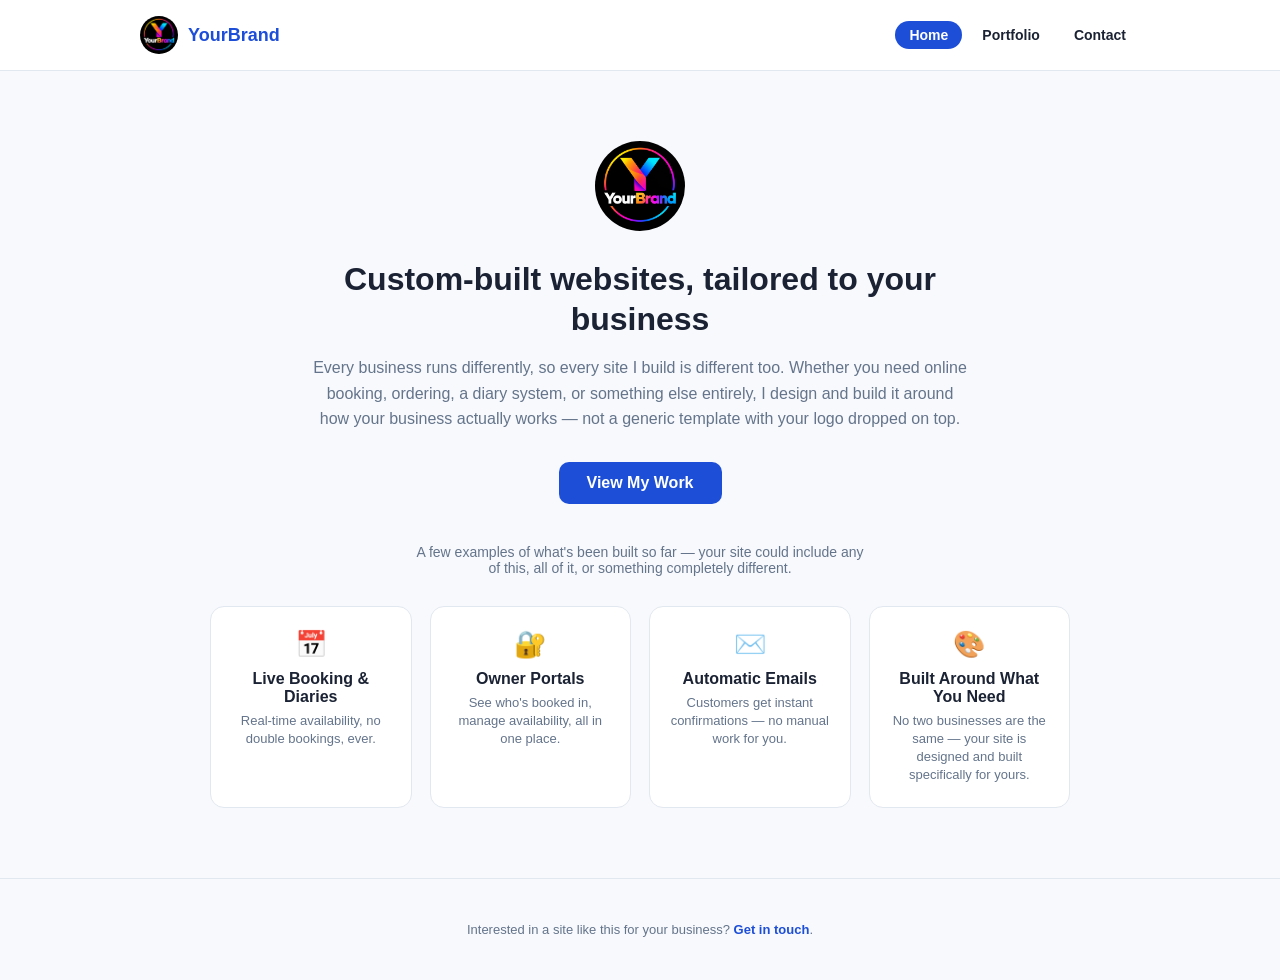
<file: index.html>
<!DOCTYPE html>
<html lang="en">
<head>
<meta charset="UTF-8">
<meta name="viewport" content="width=device-width, initial-scale=1.0">
<title>YourBrand | Websites for Local Businesses</title>
<link rel="icon" type="image/png" href="logo.png">
<link rel="stylesheet" href="styles.css">
</head>
<body>

  <header class="site-header">
    <div class="header-inner">
      <div class="brand">
        <img src="logo.png" alt="YourBrand logo" class="brand-mark">
        <span class="brand-name">YourBrand</span>
      </div>
      <nav class="site-nav">
        <a href="index.html" class="active">Home</a>
        <a href="portfolio.html">Portfolio</a>
        <a href="contact.html">Contact</a>
      </nav>
    </div>
  </header>

  <main class="hero">
    <img src="logo.png" alt="YourBrand" class="hero-logo">
    <h1>Custom-built websites, tailored to your business</h1>
    <p>Every business runs differently, so every site I build is different too. Whether you need online booking, ordering, a diary system, or something else entirely, I design and build it around how your business actually works — not a generic template with your logo dropped on top.</p>
    <a href="portfolio.html" class="cta-btn">View My Work</a>
  </main>

  <p class="features-intro">A few examples of what's been built so far — your site could include any of this, all of it, or something completely different.</p>

  <section class="features">
    <div class="feature-card">
      <div class="feature-icon">📅</div>
      <div class="feature-title">Live Booking &amp; Diaries</div>
      <div class="feature-desc">Real-time availability, no double bookings, ever.</div>
    </div>
    <div class="feature-card">
      <div class="feature-icon">🔐</div>
      <div class="feature-title">Owner Portals</div>
      <div class="feature-desc">See who's booked in, manage availability, all in one place.</div>
    </div>
    <div class="feature-card">
      <div class="feature-icon">✉️</div>
      <div class="feature-title">Automatic Emails</div>
      <div class="feature-desc">Customers get instant confirmations — no manual work for you.</div>
    </div>
    <div class="feature-card">
      <div class="feature-icon">🎨</div>
      <div class="feature-title">Built Around What You Need</div>
      <div class="feature-desc">No two businesses are the same — your site is designed and built specifically for yours.</div>
    </div>
  </section>

  <footer class="site-footer">
    <p>Interested in a site like this for your business? <a href="contact.html">Get in touch</a>.</p>
  </footer>

</body>
</html>
</file>
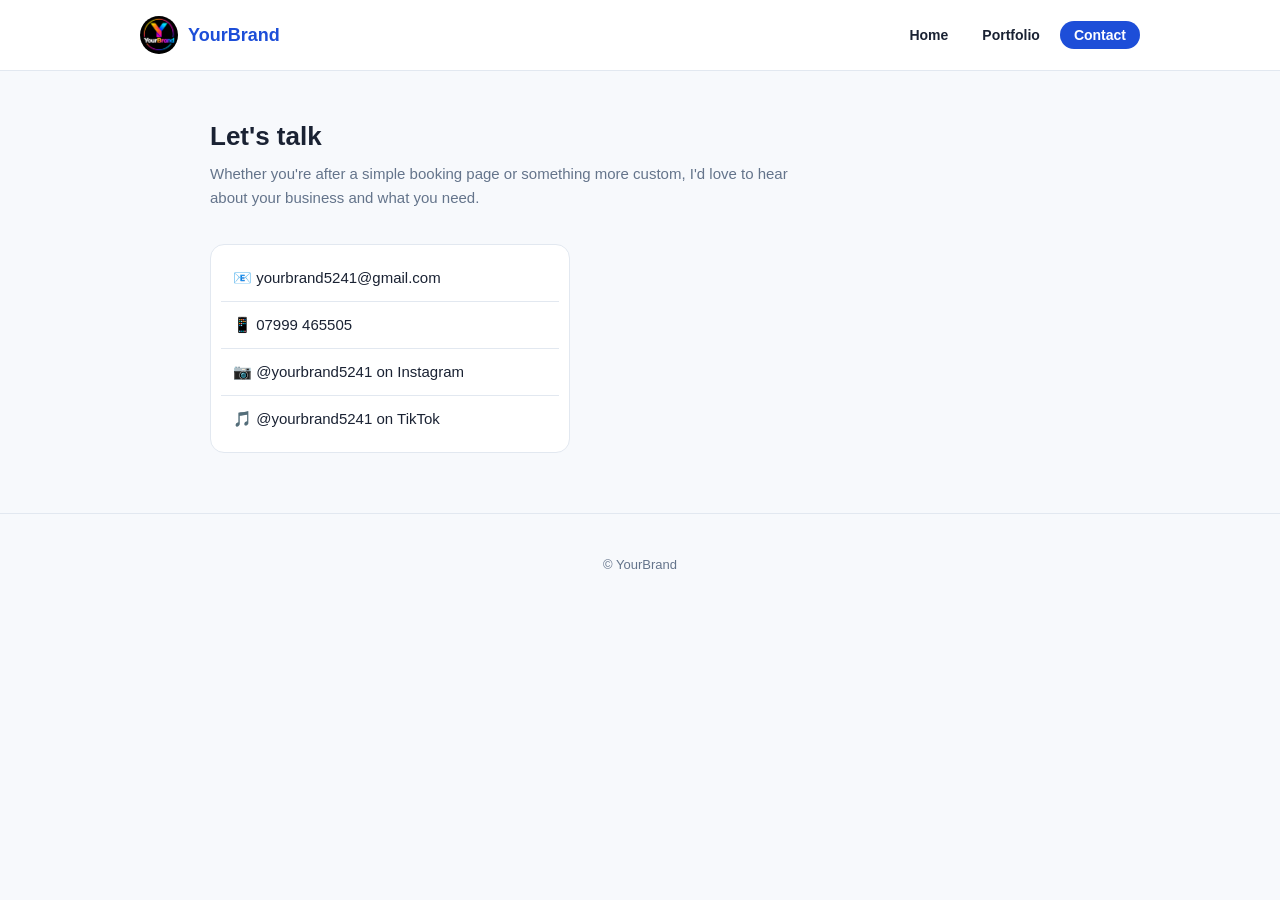
<file: contact.html>
<!DOCTYPE html>
<html lang="en">
<head>
<meta charset="UTF-8">
<meta name="viewport" content="width=device-width, initial-scale=1.0">
<title>YourBrand | Contact</title>
<link rel="icon" type="image/png" href="logo.png">
<link rel="stylesheet" href="styles.css">
</head>
<body>

  <header class="site-header">
    <div class="header-inner">
      <div class="brand">
        <img src="logo.png" alt="YourBrand logo" class="brand-mark">
        <span class="brand-name">YourBrand</span>
      </div>
      <nav class="site-nav">
        <a href="index.html">Home</a>
        <a href="portfolio.html">Portfolio</a>
        <a href="contact.html" class="active">Contact</a>
      </nav>
    </div>
  </header>

  <main class="simple-page">
    <h1 class="page-title">Let's talk</h1>
    <p class="page-intro">Whether you're after a simple booking page or something more custom, I'd love to hear about your business and what you need.</p>

    <div class="contact-card">
      <a href="mailto:yourbrand5241@gmail.com" class="contact-row">📧 yourbrand5241@gmail.com</a>
      <a href="tel:07999465505" class="contact-row">📱 07999 465505</a>
      <a href="https://www.instagram.com/yourbrand5241" class="contact-row" target="_blank" rel="noopener">📷 @yourbrand5241 on Instagram</a>
      <a href="https://www.tiktok.com/@yourbrand5241" class="contact-row" target="_blank" rel="noopener">🎵 @yourbrand5241 on TikTok</a>
    </div>
  </main>

  <footer class="site-footer">
    <p>&copy; YourBrand</p>
  </footer>

</body>
</html>
</file>
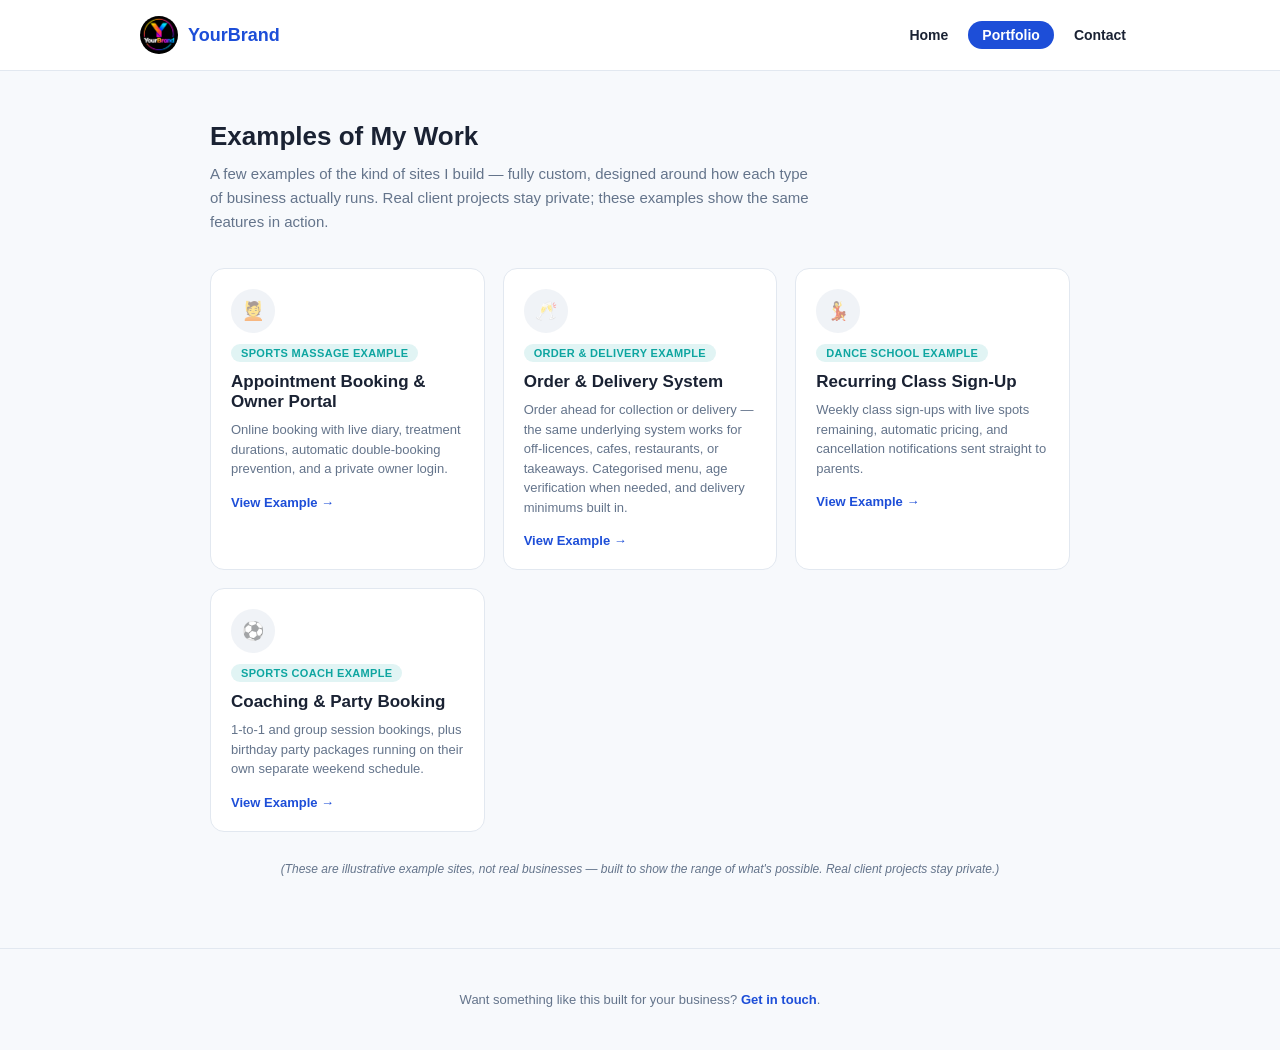
<file: portfolio.html>
<!DOCTYPE html>
<html lang="en">
<head>
<meta charset="UTF-8">
<meta name="viewport" content="width=device-width, initial-scale=1.0">
<title>YourBrand | Portfolio</title>
<link rel="icon" type="image/png" href="logo.png">
<link rel="stylesheet" href="styles.css">
</head>
<body>

  <header class="site-header">
    <div class="header-inner">
      <div class="brand">
        <img src="logo.png" alt="YourBrand logo" class="brand-mark">
        <span class="brand-name">YourBrand</span>
      </div>
      <nav class="site-nav">
        <a href="index.html">Home</a>
        <a href="portfolio.html" class="active">Portfolio</a>
        <a href="contact.html">Contact</a>
      </nav>
    </div>
  </header>

  <main class="simple-page">
    <h1 class="page-title">Examples of My Work</h1>
    <p class="page-intro">A few examples of the kind of sites I build — fully custom, designed around how each type of business actually runs. Real client projects stay private; these examples show the same features in action.</p>

    <div class="portfolio-grid">

      <div class="portfolio-card">
        <div class="portfolio-logo-placeholder">💆</div>
        <div class="portfolio-tag">Sports Massage Example</div>
        <h3>Appointment Booking &amp; Owner Portal</h3>
        <p>Online booking with live diary, treatment durations, automatic double-booking prevention, and a private owner login.</p>
        <a href="https://example-sports-masseuse.netlify.app/" class="portfolio-link" target="_blank" rel="noopener">View Example →</a>
      </div>

      <div class="portfolio-card">
        <div class="portfolio-logo-placeholder">🥂</div>
        <div class="portfolio-tag">Order &amp; Delivery Example</div>
        <h3>Order &amp; Delivery System</h3>
        <p>Order ahead for collection or delivery — the same underlying system works for off-licences, cafes, restaurants, or takeaways. Categorised menu, age verification when needed, and delivery minimums built in.</p>
        <a href="https://example-order-and-delivery.netlify.app/" class="portfolio-link" target="_blank" rel="noopener">View Example →</a>
      </div>

      <div class="portfolio-card">
        <div class="portfolio-logo-placeholder">💃</div>
        <div class="portfolio-tag">Dance School Example</div>
        <h3>Recurring Class Sign-Up</h3>
        <p>Weekly class sign-ups with live spots remaining, automatic pricing, and cancellation notifications sent straight to parents.</p>
        <a href="https://example-dance-school.netlify.app/" class="portfolio-link" target="_blank" rel="noopener">View Example →</a>
      </div>

      <div class="portfolio-card">
        <div class="portfolio-logo-placeholder">⚽</div>
        <div class="portfolio-tag">Sports Coach Example</div>
        <h3>Coaching &amp; Party Booking</h3>
        <p>1-to-1 and group session bookings, plus birthday party packages running on their own separate weekend schedule.</p>
        <a href="https://example-sports-coaching.netlify.app/" class="portfolio-link" target="_blank" rel="noopener">View Example →</a>
      </div>

    </div>

    <p class="page-note">(These are illustrative example sites, not real businesses — built to show the range of what's possible. Real client projects stay private.)</p>
  </main>

  <footer class="site-footer">
    <p>Want something like this built for your business? <a href="contact.html">Get in touch</a>.</p>
  </footer>

</body>
</html>
</file>
<file: styles.css>
:root {
  --brand: #1d4ed8;
  --brand-dark: #1538a8;
  --accent: #0ea5a0;
  --bg: #f7f9fc;
  --card: #ffffff;
  --text: #1a2233;
  --muted: #64748b;
  --border: #e2e8f0;
}

* { box-sizing: border-box; }

body {
  margin: 0;
  font-family: -apple-system, "Segoe UI", Roboto, Helvetica, Arial, sans-serif;
  background: var(--bg);
  color: var(--text);
}

.site-header {
  background: var(--card);
  border-bottom: 1px solid var(--border);
  padding: 16px 20px;
}

.header-inner {
  max-width: 1000px;
  margin: 0 auto;
  display: flex;
  align-items: center;
  justify-content: space-between;
  flex-wrap: wrap;
  gap: 12px;
}

.brand {
  display: flex;
  align-items: center;
  gap: 10px;
}

.brand-mark {
  width: 38px;
  height: 38px;
  border-radius: 50%;
  object-fit: cover;
  background: #000;
}

.brand-name {
  font-size: 18px;
  font-weight: 700;
  color: var(--brand);
}

.site-nav {
  display: flex;
  gap: 6px;
}

.site-nav a {
  color: var(--text);
  text-decoration: none;
  font-size: 14px;
  font-weight: 600;
  padding: 6px 14px;
  border-radius: 20px;
}

.site-nav a.active,
.site-nav a:hover {
  background: var(--brand);
  color: white;
}

.hero {
  max-width: 700px;
  margin: 0 auto;
  padding: 70px 20px 40px;
  text-align: center;
}

.hero-logo {
  width: 90px;
  height: 90px;
  border-radius: 50%;
  background: #000;
  object-fit: cover;
  margin-bottom: 24px;
}

.hero h1 {
  font-size: 32px;
  line-height: 1.25;
  margin: 0 0 16px;
  color: var(--text);
}

.hero p {
  color: var(--muted);
  font-size: 16px;
  line-height: 1.6;
  margin: 0 0 30px;
}

.cta-btn {
  display: inline-block;
  background: var(--brand);
  color: white;
  text-decoration: none;
  font-weight: 700;
  padding: 12px 28px;
  border-radius: 10px;
}

.cta-btn:hover { background: var(--brand-dark); }

.features-intro {
  text-align: center;
  color: var(--muted);
  font-size: 14px;
  max-width: 500px;
  margin: 0 auto 10px;
  padding: 0 20px;
}

.features {
  max-width: 900px;
  margin: 0 auto;
  padding: 20px 20px 70px;
  display: grid;
  grid-template-columns: repeat(auto-fit, minmax(190px, 1fr));
  gap: 18px;
}

.feature-card {
  background: var(--card);
  border: 1px solid var(--border);
  border-radius: 14px;
  padding: 22px 18px;
  text-align: center;
}

.feature-icon {
  font-size: 26px;
  margin-bottom: 10px;
}

.feature-title {
  font-weight: 700;
  margin-bottom: 6px;
}

.feature-desc {
  font-size: 13px;
  color: var(--muted);
  line-height: 1.4;
}

.simple-page {
  max-width: 900px;
  margin: 0 auto;
  padding: 50px 20px 60px;
}

.page-title {
  font-size: 26px;
  margin: 0 0 10px;
}

.page-intro {
  color: var(--muted);
  font-size: 15px;
  line-height: 1.6;
  max-width: 600px;
  margin: 0 0 34px;
}

.portfolio-grid {
  display: grid;
  grid-template-columns: repeat(auto-fill, minmax(240px, 1fr));
  gap: 18px;
}

.portfolio-card {
  background: var(--card);
  border: 1px solid var(--border);
  border-radius: 14px;
  padding: 20px;
}

.portfolio-tag {
  display: inline-block;
  background: rgba(14, 165, 160, 0.12);
  color: var(--accent);
  font-size: 11px;
  font-weight: 700;
  text-transform: uppercase;
  letter-spacing: 0.03em;
  padding: 3px 10px;
  border-radius: 20px;
  margin-bottom: 10px;
}

.demo-tag {
  display: inline-block;
  background: rgba(100, 116, 139, 0.12);
  color: var(--muted);
  font-size: 10px;
  font-weight: 700;
  text-transform: uppercase;
  letter-spacing: 0.03em;
  padding: 2px 8px;
  border-radius: 20px;
  margin-left: 8px;
  vertical-align: middle;
}

.portfolio-card h3 {
  margin: 0 0 8px;
  font-size: 17px;
}

.blurred-text {
  filter: blur(5px);
  user-select: none;
  -webkit-user-select: none;
}

.portfolio-logo {
  width: 44px;
  height: 44px;
  border-radius: 50%;
  object-fit: cover;
  filter: blur(5px);
  margin-bottom: 10px;
}

.portfolio-logo-placeholder {
  width: 44px;
  height: 44px;
  border-radius: 50%;
  background: var(--border);
  display: flex;
  align-items: center;
  justify-content: center;
  font-size: 18px;
  opacity: 0.5;
  margin-bottom: 10px;
}

.portfolio-card p {
  color: var(--muted);
  font-size: 13px;
  line-height: 1.5;
  margin: 0 0 14px;
}

.portfolio-link {
  color: var(--brand);
  font-weight: 700;
  font-size: 13px;
  text-decoration: none;
}

.portfolio-link:hover { text-decoration: underline; }

.page-note {
  text-align: center;
  color: var(--muted);
  font-size: 12px;
  font-style: italic;
  margin-top: 30px;
}

.contact-card {
  background: var(--card);
  border: 1px solid var(--border);
  border-radius: 14px;
  padding: 10px;
  max-width: 360px;
}

.contact-row {
  display: block;
  padding: 14px 12px;
  color: var(--text);
  text-decoration: none;
  font-size: 15px;
  border-bottom: 1px solid var(--border);
}

.contact-row:last-child { border-bottom: none; }
.contact-row:hover { color: var(--brand); }

.site-footer {
  text-align: center;
  padding: 30px 20px;
  color: var(--muted);
  font-size: 13px;
  border-top: 1px solid var(--border);
}

.site-footer a {
  color: var(--brand);
  font-weight: 600;
  text-decoration: none;
}
</file>
